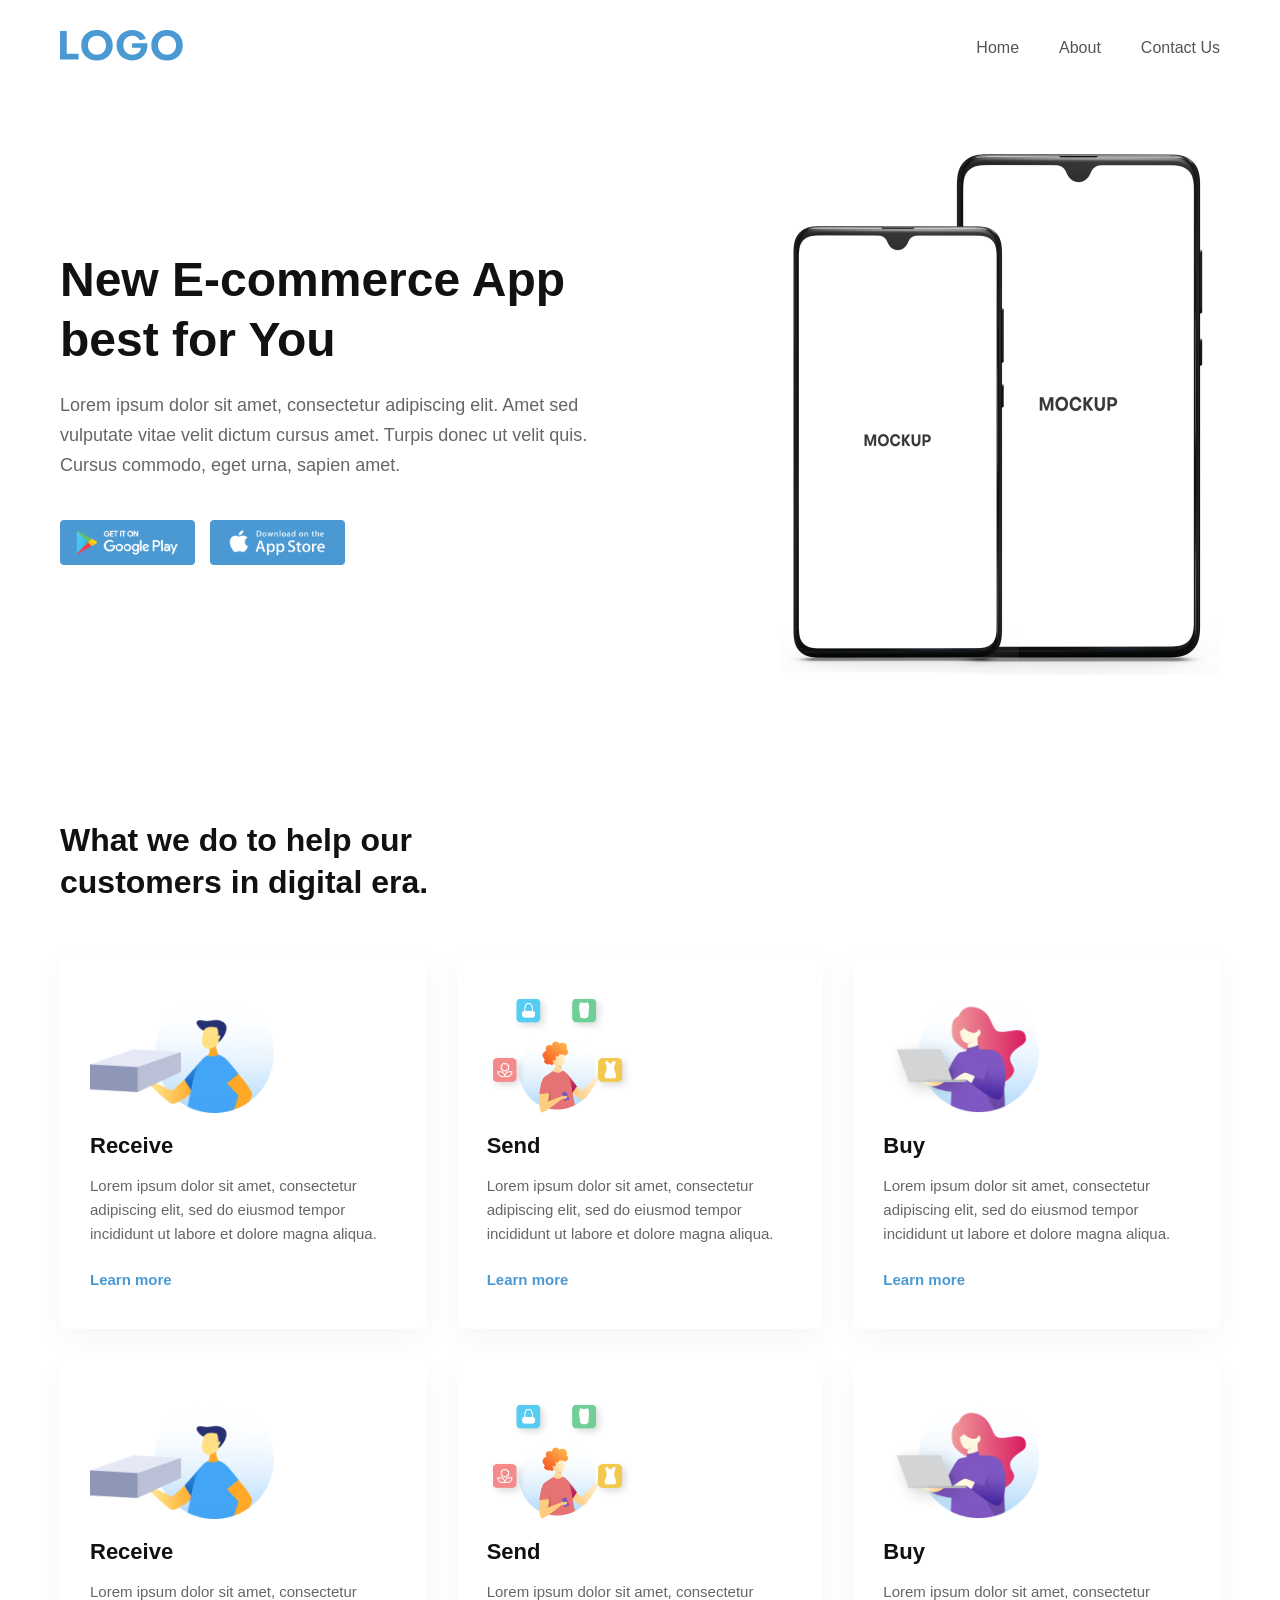
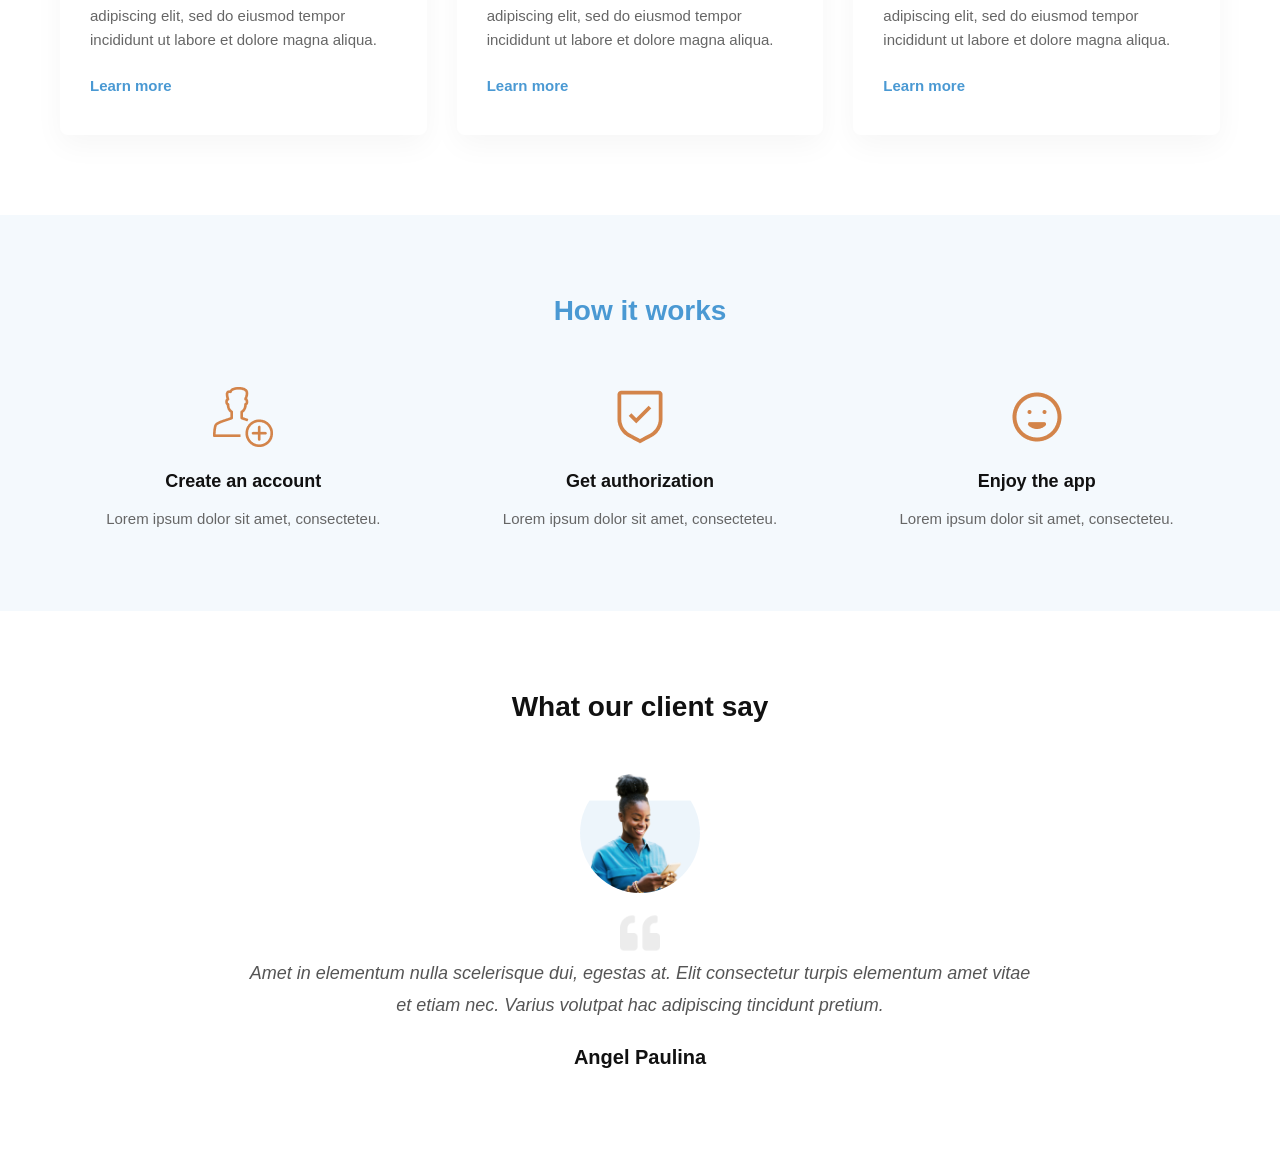
<file: 4.2.26/index.html>
<!DOCTYPE html>
<html lang="en">
<head>
    <meta charset="UTF-8">
    <meta name="viewport" content="width=device-width, initial-scale=1.0">
    <link rel="stylesheet" href="./css/main.css">
    <title>Commerto</title>
</head>
<body>
    <div class="header" id="mainHeader">
        <div class="container">
            <div class="header-container">
                <a href="#" class="logo-link"><img src="./images/logo.svg" alt="Logo"></a>
                <ul class="header-list">
                    <li class="header-item"><a class="header-link" href="#">Home</a></li>
                    <li class="header-item"><a class="header-link" href="#">About</a></li>
                    <li class="header-item"><a class="header-link" href="#">Contact Us</a></li>
                </ul>
            </div>
        </div>
    </div>

    <div class="hero">
        <div class="container">
            <div class="hero-container">
                <div class="hero-box anim-fade-up">
                    <h1 class="hero-title">New E-commerce App best for You</h1>
                    <p class="hero-text">Lorem ipsum dolor sit amet, consectetur adipiscing elit. Amet sed vulputate vitae velit dictum cursus amet. Turpis donec ut velit quis. Cursus commodo, eget urna, sapien amet. </p>
                    <div class="hero-span">
                        <a href="#"><img src="./images/google.png" alt="Google Play"></a>
                        <a href="#"><img src="./images/a-store.png" alt="App Store"></a>
                    </div>
                </div>
                <div class="hero-img-box anim-fade-right">
                    <img src="./images/phones.png" alt="Mockup Phones">
                </div>
            </div>
        </div>
    </div>

    <div class="services">
        <div class="container">
            <h2 class="services-main-title anim-target-right">What we do to help our customers in digital era.</h2>
            
            <div class="services-wrapper">
                <div class="services-item anim-target-up">
                    <div class="services-img-wrapper"><img src="./images/person-one.png" alt=""></div>
                    <h3 class="services-title-name">Receive</h3>
                    <p class="services-text">Lorem ipsum dolor sit amet, consectetur adipiscing elit, sed do eiusmod tempor incididunt ut labore et dolore magna aliqua.</p>
                    <a href="#" class="services-link">Learn more</a>
                </div>
                <div class="services-item anim-target-up">
                    <div class="services-img-wrapper"><img src="./images/person-two.png" alt=""></div>
                    <h3 class="services-title-name">Send</h3>
                    <p class="services-text">Lorem ipsum dolor sit amet, consectetur adipiscing elit, sed do eiusmod tempor incididunt ut labore et dolore magna aliqua.</p>
                    <a href="#" class="services-link">Learn more</a>
                </div>
                <div class="services-item anim-target-up">
                    <div class="services-img-wrapper"><img src="./images/person-three.png" alt=""></div>
                    <h3 class="services-title-name">Buy</h3>
                    <p class="services-text">Lorem ipsum dolor sit amet, consectetur adipiscing elit, sed do eiusmod tempor incididunt ut labore et dolore magna aliqua.</p>
                    <a href="#" class="services-link">Learn more</a>
                </div>
                <div class="services-item anim-target-up">
                    <div class="services-img-wrapper"><img src="./images/person-four.png" alt=""></div>
                    <h3 class="services-title-name">Receive</h3>
                    <p class="services-text">Lorem ipsum dolor sit amet, consectetur adipiscing elit, sed do eiusmod tempor incididunt ut labore et dolore magna aliqua.</p>
                    <a href="#" class="services-link">Learn more</a>
                </div>
                <div class="services-item anim-target-up">
                    <div class="services-img-wrapper"><img src="./images/person-five.png" alt=""></div>
                    <h3 class="services-title-name">Send</h3>
                    <p class="services-text">Lorem ipsum dolor sit amet, consectetur adipiscing elit, sed do eiusmod tempor incididunt ut labore et dolore magna aliqua.</p>
                    <a href="#" class="services-link">Learn more</a>
                </div>
                <div class="services-item anim-target-up">
                    <div class="services-img-wrapper"><img src="./images/person-six.png" alt=""></div>
                    <h3 class="services-title-name">Buy</h3>
                    <p class="services-text">Lorem ipsum dolor sit amet, consectetur adipiscing elit, sed do eiusmod tempor incididunt ut labore et dolore magna aliqua.</p>
                    <a href="#" class="services-link">Learn more</a>
                </div>
            </div>
        </div>
    </div>

    <div class="how">
        <div class="container">
            <h3 class="how-title anim-target-up">How it works</h3>
            <ul class="how-list">
                <li class="how-item anim-target-up">
                    <img src="./images/one.png" alt="">
                    <h3 class="how-title-name">Create an account</h3>
                    <p class="how-text">Lorem ipsum dolor sit amet, consecteteu.</p>
                </li>
                <li class="how-item anim-target-up">
                    <img src="./images/two.png" alt="">
                    <h3 class="how-title-name">Get authorization</h3>
                    <p class="how-text">Lorem ipsum dolor sit amet, consecteteu.</p>
                </li>
                <li class="how-item anim-target-up">
                    <img src="./images/three.png" alt="">
                    <h3 class="how-title-name">Enjoy the app</h3>
                    <p class="how-text">Lorem ipsum dolor sit amet, consecteteu.</p>
                </li>
            </ul>
        </div>
    </div>

    <div class="testimonial">
        <div class="container">
            <div class="testimonial-container anim-target-up">
                <h4 class="testimonial-section-title">What our client say</h4>
                <div class="testimonial-content">
                    <div class="client-img-box">
                        <img src="./images/client.png" alt="Client" class="client-avatar">
                    </div>
                    <div class="quote-box">
                        <img class="testimonial-quote-img" src="./images/quote.png" alt="Quote">
                        <p class="testimonial-text">Amet in elementum nulla scelerisque dui, egestas at. Elit consectetur turpis elementum amet vitae et etiam nec. Varius volutpat hac adipiscing tincidunt pretium.</p>
                        <h5 class="testimonial-client-name">Angel Paulina</h5>
                    </div>
                </div>
            </div>
        </div>
    </div>

    <script>
        
        window.addEventListener('scroll', function() {
            const header = document.getElementById('mainHeader');
            if (window.scrollY > 50) {
                header.classList.add('scrolled');
            } else {
                header.classList.remove('scrolled');
            }
        });

        const observerOptions = {
            root: null,
            threshold: 0.1, 
            rootMargin: "0px 0px -50px 0px"
        };

        const observer = new IntersectionObserver((entries, observer) => {
            entries.forEach(entry => {
                if (entry.isIntersecting) {
                    entry.target.classList.add('active');
                    observer.unobserve(entry.target); 
                }
            });
        }, observerOptions);

        document.querySelectorAll('.anim-target-up, .anim-target-right').forEach(el => {
            observer.observe(el);
        });
    </script>
</body>
</html>
</file>
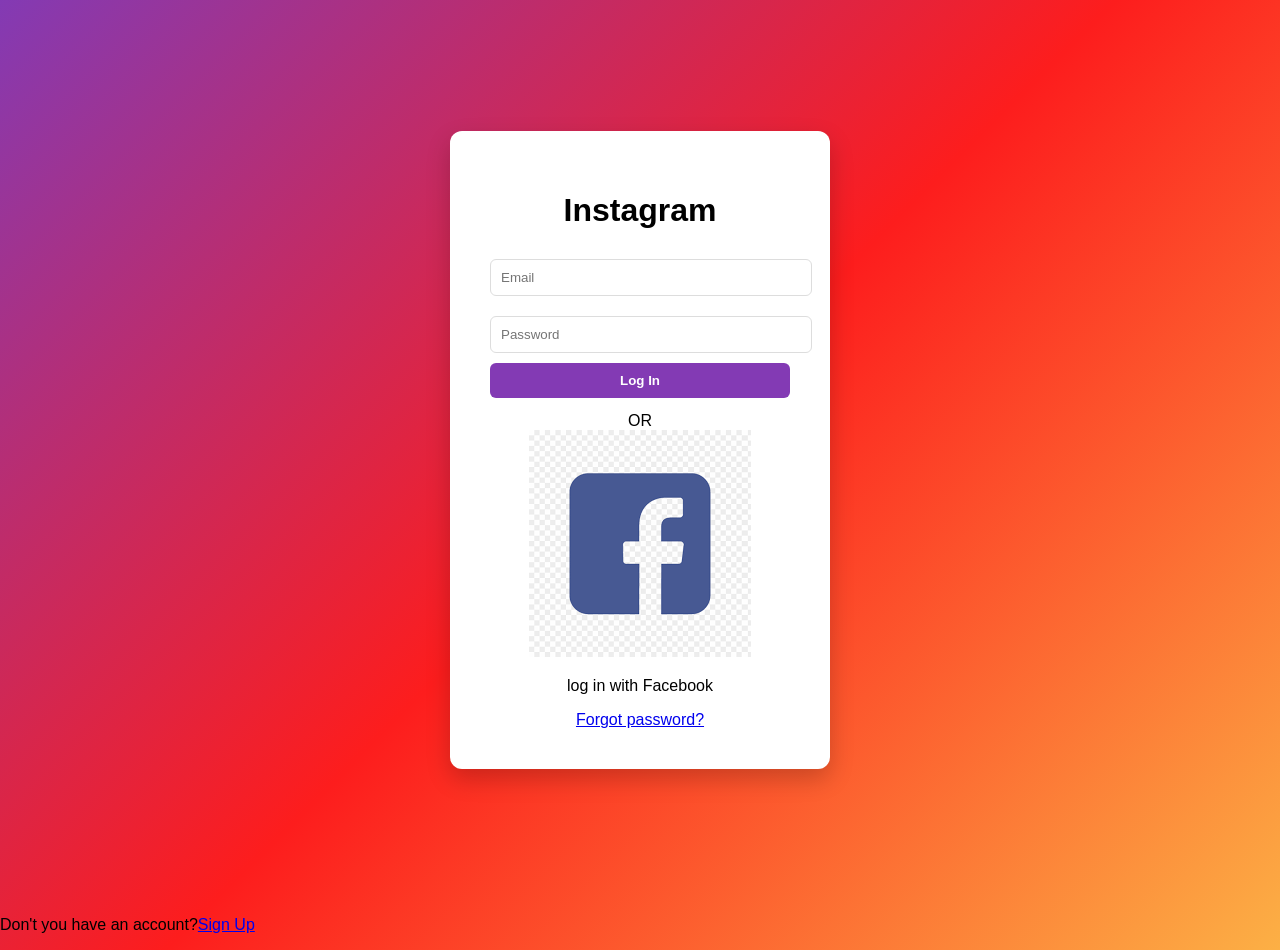
<file: Instagram/indem.html>
<!DOCTYPE html>
<html lang="en">

<head>
    <meta charset="UTF-8">
    <meta name="viewport" content="width=device-width, initial-scale=1.0">
    <link rel="stylesheet" href="./css/main.css">
    <title>Document</title>
</head>

<body>
    <div class="container">
        <div class="box">
            <h1 class="box-title">Instagram</h1>
            <form id="loginForm">
                <input type="email" id="email" placeholder="Email" required>
                <input type="password" id="password" placeholder="Password" required>
                <button type="submit">Log In</button>
                <p id="msg"></p>
            </form>

            <div class="or">OR</div>
            <a class="facebook-login" href="#"></a>
            <img src="./images/facebook.png" alt="">
            <p>log in with Facebook</p>
            <a class="forgot" href="#">Forgot password?</a>
        </div>
    </div>
    <div class="box-down">
        <p class="box-down-link">Don't you have an account?<a href="#">Sign Up</a></p>
    </div>
    <script src="./main.js"></script>
</body>

</html>
</file>
<file: 4.2.26/css/main.css>
* {
    margin: 0;
    padding: 0;
    list-style: none;
    text-decoration: none;
    box-sizing: border-box;
}

body {
    font-family: 'Segoe UI', Tahoma, Geneva, Verdana, sans-serif;
    color: #333;
    background-color: #fff;
    overflow-x: hidden;
}

.container {
    max-width: 1200px;
    margin: 0 auto;
    padding: 0 20px;
}

.header {
    position: fixed;
    top: 0;
    right: 0;
    left: 0;
    background: transparent;
    z-index: 100;
    transition: all 0.5s ease;

    animation: slideDown 1.5s cubic-bezier(0.16, 1, 0.3, 1) forwards;
}

.header-container {
    display: flex;
    align-items: center;
    justify-content: space-between;
    padding: 30px 0;
    transition: all 0.5s ease;
}

.header.scrolled {
    background: rgba(255, 255, 255, 0.95);
    backdrop-filter: blur(5px);
    box-shadow: 0 4px 20px rgba(0, 0, 0, 0.05);
}

.header.scrolled .header-container {
    padding: 15px 0;
}

.header-list {
    display: flex;
    gap: 40px;
}

.header-link {
    font-weight: 500;
    font-size: 16px;
    color: #555;
    position: relative;
    padding: 6px 0;
}

.hero {
    margin-top: 140px;
    padding-bottom: 60px;
}

.hero-container {
    display: flex;
    align-items: center;
    justify-content: space-between;
    gap: 40px;
}

.hero-box {
    max-width: 550px;
}

.hero-title {
    font-size: 48px;
    line-height: 60px;
    font-weight: 700;
    color: #111;
    margin-bottom: 20px;
}

.hero-text {
    font-size: 18px;
    line-height: 30px;
    color: #666;
    margin-bottom: 40px;
}

.hero-span {
    display: flex;
    gap: 15px;
}

.hero-span img {
    height: 45px;
}

.anim-fade-up {
    opacity: 0;
    animation: fadeInUp 2s cubic-bezier(0.16, 1, 0.3, 1) 0.3s forwards;
}

.anim-fade-right {
    opacity: 0;
    animation: fadeInRight 2s cubic-bezier(0.16, 1, 0.3, 1) 0.5s forwards;
}

.services {
    padding: 80px 0;
}

.services-main-title {
    font-size: 32px;
    line-height: 42px;
    font-weight: 700;
    max-width: 450px;
    margin-bottom: 50px;
    color: #111;
}

.services-wrapper {
    display: grid;
    grid-template-columns: repeat(3, 1fr);
    gap: 30px;
}

.services-item {
    background: #fff;
    padding: 40px 30px;
    border-radius: 8px;
    box-shadow: 0 10px 30px rgba(0, 0, 0, 0.04);
    transition: transform 0.4s ease, box-shadow 0.4s ease;
}

.services-item:hover {
    transform: translateY(-8px);
    box-shadow: 0 15px 40px rgba(0, 0, 0, 0.08);
}

.services-img-wrapper {
    height: 120px;
    display: flex;
    align-items: center;
    margin-bottom: 20px;
}

.services-img-wrapper img {
    max-height: 100%;
    object-fit: contain;
}

.services-title-name {
    font-size: 22px;
    font-weight: 600;
    color: #111;
    margin-bottom: 15px;
}

.services-text {
    font-size: 15px;
    line-height: 24px;
    color: #666;
    margin-bottom: 25px;
}

.services-link {
    font-size: 15px;
    font-weight: 600;
    color: #4A99D3;
}

.how {
    background: #F4F9FD;
    padding: 80px 0;
}

.how-title {
    font-size: 28px;
    font-weight: 700;
    text-align: center;
    color: #4A99D3;
    margin-bottom: 60px;
}

.how-list {
    display: flex;
    justify-content: space-around;
    gap: 30px;
}

.how-item {
    flex: 1;
    max-width: 280px;
    text-align: center;
}

.how-item img {
    height: 60px;
    margin-bottom: 20px;
}

.how-title-name {
    font-size: 18px;
    font-weight: 600;
    color: #111;
    margin-bottom: 15px;
}

.how-text {
    font-size: 15px;
    line-height: 24px;
    color: #666;
}

.testimonial {
    padding: 80px 0;
}

.testimonial-container {
    max-width: 800px;
    margin: 0 auto;
    text-align: center;
}

.testimonial-section-title {
    font-size: 28px;
    font-weight: 700;
    color: #111;
    margin-bottom: 50px;
}

.testimonial-content {
    display: flex;
    flex-direction: column;
    align-items: center;
    gap: 20px;
}

.client-img-box {
    width: 120px;
    height: 120px;
    border-radius: 50%;
    overflow: hidden;
}

.client-avatar {
    width: 100%;
    height: 100%;
    object-fit: cover;
}

.testimonial-quote-img {
    width: 40px;
    opacity: 0.3;
}

.testimonial-text {
    font-size: 18px;
    line-height: 32px;
    color: #555;
    font-style: italic;
    margin-bottom: 25px;
}

.testimonial-client-name {
    font-size: 20px;
    font-weight: 700;
    color: #111;
}

.anim-target-up {
    opacity: 0;
    transform: translateY(60px);

    transition: transform 2s cubic-bezier(0.16, 1, 0.3, 1), opacity 2s cubic-bezier(0.16, 1, 0.3, 1);
}

.anim-target-right {
    opacity: 0;
    transform: translateX(80px);

    transition: transform 2s cubic-bezier(0.16, 1, 0.3, 1), opacity 2s cubic-bezier(0.16, 1, 0.3, 1);
}

.anim-target-up.active,
.anim-target-right.active {
    opacity: 1;
    transform: translate(0);
}

.services-wrapper .services-item:nth-child(1) { transition-delay: 0s; }
.services-wrapper .services-item:nth-child(2) { transition-delay: 0.3s; }
.services-wrapper .services-item:nth-child(3) { transition-delay: 0.6s; }
.services-wrapper .services-item:nth-child(4) { transition-delay: 0.9s; }
.services-wrapper .services-item:nth-child(5) { transition-delay: 1.2s; }
.services-wrapper .services-item:nth-child(6) { transition-delay: 1.5s; }

.how-list .how-item:nth-child(1) { transition-delay: 0.2s; }
.how-list .how-item:nth-child(2) { transition-delay: 0.5s; }
.how-list .how-item:nth-child(3) { transition-delay: 0.8s; }

@media (max-width: 992px) {
    .hero-container { flex-direction: column; text-align: center; }
    .hero-span { justify-content: center; }
    .services-wrapper { grid-template-columns: repeat(2, 1fr); }
    .how-list { flex-direction: column; align-items: center; gap: 40px; }
}
@media (max-width: 600px) {
    .services-wrapper { grid-template-columns: 1fr; }
    .hero-title { font-size: 32px; line-height: 42px; }
    .header-list { gap: 15px; }
}

@keyframes slideDown {
    from { transform: translateY(-100%); opacity: 0; }
    to { transform: translateY(0); opacity: 1; }
}
@keyframes fadeInUp {
    from { opacity: 0; transform: translateY(50px); }
    to { opacity: 1; transform: translateY(0); }
}
@keyframes fadeInRight {
    from { opacity: 0; transform: translateX(60px); }
    to { opacity: 1; transform: translateX(0); }
}
</file>
<file: Instagram/css/main.css>
body {
    margin: 0;
    padding: 0;
    background: linear-gradient(135deg, #833ab4, #fd1d1d, #fcb045);
    font-family: Arial, sans-serif;
}

.container {
    display: flex;
    justify-content: center;
    align-items: center;
    height: 100vh;
}

.box {
    background: white;
    padding: 40px;
    border-radius: 12px;
    width: 300px;
    text-align: center;
    box-shadow: 0 10px 25px rgba(0,0,0,0.2);
}

.box-title {
    font-size: 32px;
    margin-bottom: 20px;
    font-weight: bold;
}

input {
    width: 100%;
    padding: 10px;
    margin: 10px 0;
    border: 1px solid #ddd;
    border-radius: 6px;
    outline: none;
}

input:focus {
    border-color: #833ab4;
}

button {
    width: 100%;
    padding: 10px;
    background: #833ab4;
    color: white;
    border: none;
    border-radius: 6px;
    cursor: pointer;
    font-weight: bold;
    transition: 0.3s;
}

button:hover {
    background: #5a2a86;
}

#msg {
    margin-top: 10px;
    font-size: 14px;
}
</file>
